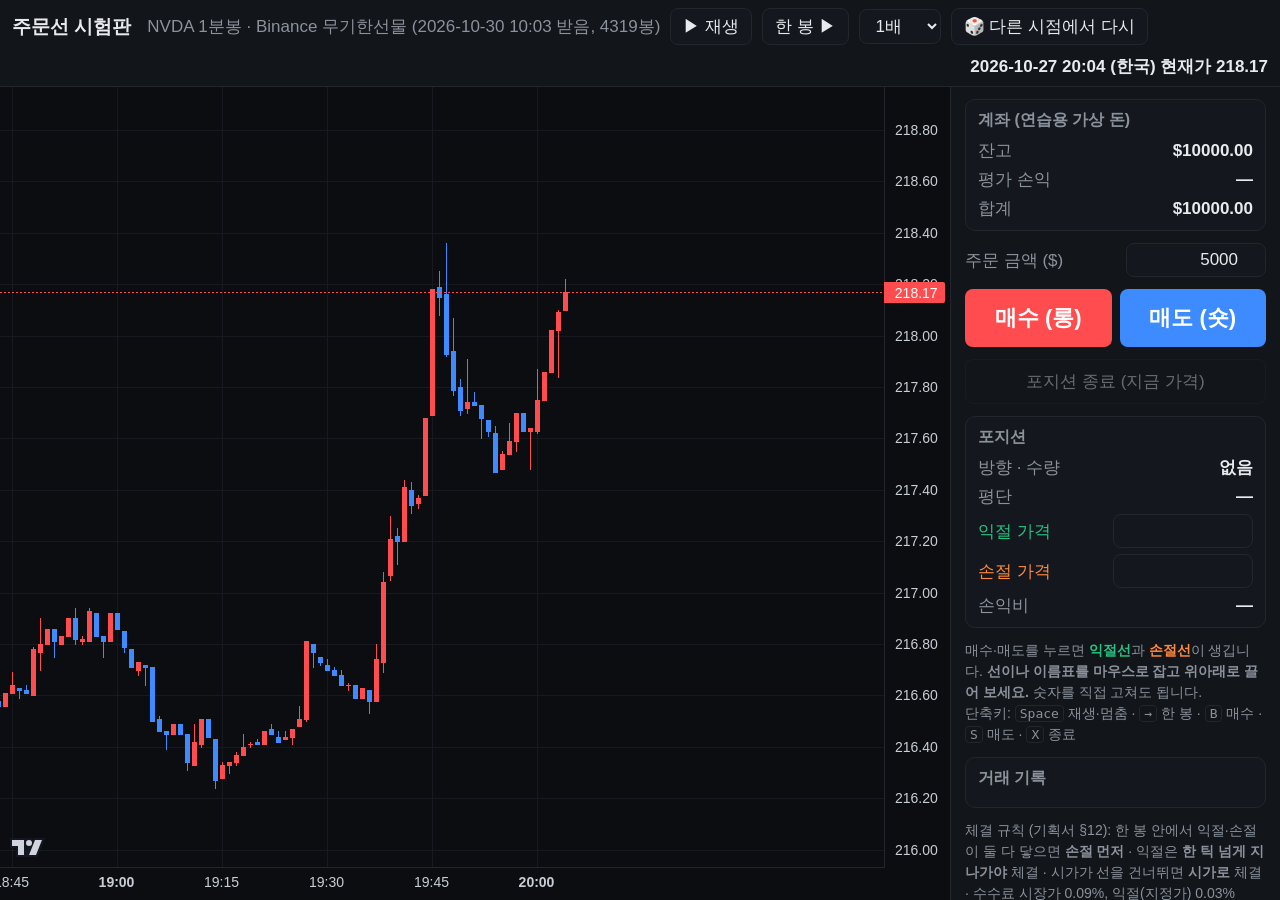
<file: prototype/orderlines.html>
<!doctype html>
<html lang="ko">
<head>
<meta charset="utf-8" />
<meta name="viewport" content="width=device-width, initial-scale=1" />
<title>주문선 시험판</title>
<!--
  주문선 끌기 시험판 (기획서 §12 "구현 전 단일 HTML 프로토타입으로 조작감부터 검증").
  - 원본 앱 그리기 도구(web/drawings/layer.js)와 같은 방식: 선은 차트 가격선, 이름표는 primitive로 캔버스에 그리고,
    누르기는 차트보다 먼저(capture) 받아서 끄는 동안 차트 이동을 잠근다.
  - 진짜 주문은 없다. 모든 체결은 이 페이지 안의 계산.
  - 데이터: sample_bars.js (fetch_sample.py가 Binance 1분봉으로 만든 것)
-->
<style>
  :root {
    --bg: #0b0d10;
    --panel: #12151a;
    --panel2: #14181e;
    --line: #22272e;
    --fg: #e8eaed;
    --dim: #8b929c;
    --up: #ff4d4f;
    --down: #3d8bff;
    --tp: #26c281;
    --sl: #ff8a3d;
  }
  * { box-sizing: border-box; }
  html, body { margin: 0; height: 100%; background: var(--bg); color: var(--fg); font-family: "Segoe UI", "Malgun Gothic", sans-serif; font-size: 17px; }
  body { display: flex; flex-direction: column; }
  button, select, input { font: inherit; color: var(--fg); background: var(--panel2); border: 1px solid var(--line); border-radius: 8px; padding: 6px 12px; }
  button { cursor: pointer; }
  button:hover { border-color: #3a414b; }
  button:disabled { opacity: 0.4; cursor: default; }
  #top { display: flex; align-items: center; gap: 10px; padding: 8px 12px; background: var(--panel); border-bottom: 1px solid var(--line); flex-wrap: wrap; }
  #top h1 { font-size: 19px; margin: 0 6px 0 0; }
  #sym { color: var(--dim); }
  #clock { margin-left: auto; font-variant-numeric: tabular-nums; }
  #main { flex: 1; display: flex; min-height: 0; }
  #chart { flex: 1; min-width: 0; position: relative; }
  #toast { position: absolute; top: 12px; left: 50%; transform: translateX(-50%); background: rgba(20, 24, 30, 0.95); border: 1px solid var(--line); border-radius: 10px; padding: 8px 16px; z-index: 5; display: none; }
  #side { flex: 0 0 330px; background: var(--panel); border-left: 1px solid var(--line); padding: 12px 14px; overflow-y: auto; display: flex; flex-direction: column; gap: 12px; }
  .row { display: flex; justify-content: space-between; align-items: center; gap: 8px; }
  .label { color: var(--dim); }
  .num { font-variant-numeric: tabular-nums; font-weight: 600; }
  .big { font-size: 22px; font-weight: 700; padding: 14px 0; flex: 1; border: none; color: #fff; }
  #buy { background: var(--up); }
  #sell { background: var(--down); }
  #flat { width: 100%; padding: 10px 0; }
  .card { background: var(--panel2); border: 1px solid var(--line); border-radius: 10px; padding: 10px 12px; display: flex; flex-direction: column; gap: 6px; }
  .card h2 { font-size: 16px; margin: 0 0 2px; color: var(--dim); font-weight: 600; }
  input[type="number"] { width: 140px; text-align: right; }
  .up { color: var(--up); }
  .down { color: var(--down); }
  .tp { color: var(--tp); }
  .sl { color: var(--sl); }
  #trades { list-style: none; margin: 0; padding: 0; font-size: 15px; display: flex; flex-direction: column; gap: 4px; }
  .hint { font-size: 14px; color: var(--dim); line-height: 1.5; }
  kbd { font-family: Consolas, monospace; font-size: 13px; border: 1px solid var(--line); border-radius: 4px; padding: 0 4px; }
</style>
</head>
<body>
  <div id="top">
    <h1>주문선 시험판</h1>
    <span id="sym"></span>
    <button id="play" title="Space">▶ 재생</button>
    <button id="step" title="→">한 봉 ▶</button>
    <select id="speed" title="1초에 몇 봉">
      <option value="1">1배</option>
      <option value="2">2배</option>
      <option value="5">5배</option>
      <option value="10">10배</option>
    </select>
    <button id="restart">🎲 다른 시점에서 다시</button>
    <span id="clock" class="num"></span>
  </div>
  <div id="main">
    <div id="chart"><div id="toast"></div></div>
    <div id="side">
      <div class="card">
        <h2>계좌 (연습용 가상 돈)</h2>
        <div class="row"><span class="label">잔고</span><span id="cash" class="num"></span></div>
        <div class="row"><span class="label">평가 손익</span><span id="upnl" class="num"></span></div>
        <div class="row"><span class="label">합계</span><span id="equity" class="num"></span></div>
      </div>
      <div class="row"><span class="label">주문 금액 ($)</span><input id="amount" type="number" min="100" step="100" value="5000" /></div>
      <div class="row">
        <button id="buy" class="big" title="B">매수 (롱)</button>
        <button id="sell" class="big" title="S">매도 (숏)</button>
      </div>
      <button id="flat" title="X">포지션 종료 (지금 가격)</button>
      <div class="card" id="poscard">
        <h2>포지션</h2>
        <div class="row"><span class="label">방향 · 수량</span><span id="pside" class="num">없음</span></div>
        <div class="row"><span class="label">평단</span><span id="pentry" class="num">—</span></div>
        <div class="row"><span class="label tp">익절 가격</span><input id="tpIn" type="number" step="0.01" disabled /></div>
        <div class="row"><span class="label sl">손절 가격</span><input id="slIn" type="number" step="0.01" disabled /></div>
        <div class="row"><span class="label">손익비</span><span id="rr" class="num">—</span></div>
      </div>
      <div class="hint">
        매수·매도를 누르면 <b class="tp">익절선</b>과 <b class="sl">손절선</b>이 생깁니다. <b>선이나 이름표를 마우스로 잡고 위아래로 끌어 보세요.</b> 숫자를 직접 고쳐도 됩니다.<br />
        단축키: <kbd>Space</kbd> 재생·멈춤 · <kbd>→</kbd> 한 봉 · <kbd>B</kbd> 매수 · <kbd>S</kbd> 매도 · <kbd>X</kbd> 종료
      </div>
      <div class="card">
        <h2>거래 기록 <span id="stats"></span></h2>
        <ul id="trades"></ul>
      </div>
      <div class="hint">
        체결 규칙 (기획서 §12): 한 봉 안에서 익절·손절이 둘 다 닿으면 <b>손절 먼저</b> · 익절은 <b>한 틱 넘게 지나가야</b> 체결 · 시가가 선을 건너뛰면 <b>시가로</b> 체결 · 수수료 시장가 0.09%, 익절(지정가) 0.03% (trade.xyz 기본값을 가정)
      </div>
    </div>
  </div>

<script src="lightweight-charts.standalone.production.js"></script>
<script src="sample_bars.js"></script>
<script>
"use strict";
const LC = window.LightweightCharts;
const KST = 9 * 3600; // 라이브러리는 UTC로 그리므로 시각을 9시간 밀어 한국 시간으로 보이게 한다 (시험판용)
const TICK = 0.01;
const FEE_TAKER = 0.0009; // trade.xyz 기본 수수료 (가정, 기획 확정 아님)
const FEE_MAKER = 0.0003;
const START_CASH = 10000;
const DEF_TP = 0.005; // 진입하면 처음 놓는 익절 +0.5%, 손절 −0.25% (손익비 2, 1분봉 단타 기준)
const DEF_SL = 0.0025;
const UP = "#ff4d4f";
const DOWN = "#3d8bff";
const TP_C = "#26c281";
const SL_C = "#ff8a3d";

const $ = (id) => document.getElementById(id);
const src = window.SAMPLE;
const bars = src.bars.map(([t, o, h, l, c]) => ({ time: t + KST, open: o, high: h, low: l, close: c }));

// ── 계산 (화면과 무관, 나중에 web/trade/engine으로 옮길 부분) ──
const roundTick = (p) => +(Math.round(p / TICK) * TICK).toFixed(2);

/** 이 봉에서 익절·손절이 걸리는지 → {price, why} | null */
function exitOnBar(p, b) {
  const long = p.side > 0;
  // 시가가 이미 선을 건너뛰었으면(갭) 선 가격이 아니라 시가로
  if (long ? b.open <= p.sl : b.open >= p.sl) return { price: b.open, why: "sl" };
  if (long ? b.open > p.tp : b.open < p.tp) return { price: b.open, why: "tp" };
  // 한 봉 안에서 둘 다 닿으면 순서를 모르므로 손절 먼저 (보수적)
  if (long ? b.low <= p.sl : b.high >= p.sl) return { price: p.sl, why: "sl" };
  // 지정가 익절은 닿기만 해서는 안 되고 한 틱 넘게 지나가야 체결
  if (long ? b.high > p.tp : b.low < p.tp) return { price: p.tp, why: "tp" };
  return null;
}

const gross = (p, price) => p.side * (price - p.entry) * p.qty;
const feeOf = (price, qty, rate) => price * qty * rate;
/** 이 가격에 나가면 손에 쥐는 돈 (들어올 때·나갈 때 수수료 뺀 값) */
const netAt = (p, price, why) => gross(p, price) - p.fee - feeOf(price, p.qty, why === "tp" ? FEE_MAKER : FEE_TAKER);

// ── 상태 ──
let idx = 0; // 지금 보이는 마지막 봉
let pos = null; // {side: 1|-1, qty, entry, fee, tp, sl}
let cash = START_CASH;
let trades = [];
let marks = [];
let timer = 0;

// ── 차트 ──
const box = $("chart");
const chart = LC.createChart(box, {
  autoSize: true,
  layout: { background: { color: "#0b0d10" }, textColor: "#c9ced6", fontSize: 14, fontFamily: '"Segoe UI", "Malgun Gothic", sans-serif' },
  grid: { vertLines: { color: "#161a20" }, horzLines: { color: "#161a20" } },
  rightPriceScale: { borderColor: "#22272e" },
  timeScale: { borderColor: "#22272e", timeVisible: true, secondsVisible: false, rightOffset: 45, barSpacing: 7 },
  crosshair: { mode: 0 },
});
const series = chart.addSeries(LC.CandlestickSeries, {
  upColor: UP, downColor: DOWN, borderUpColor: UP, borderDownColor: DOWN, wickUpColor: UP, wickDownColor: DOWN,
  priceFormat: { type: "price", precision: 2, minMove: TICK },
  // 가격선은 자동 눈금에 안 들어가므로 익절·손절이 화면 밖으로 나가지 않게 범위에 넣는다
  autoscaleInfoProvider: (orig) => {
    const r = orig();
    if (!r || !pos) return r;
    r.priceRange.minValue = Math.min(r.priceRange.minValue, pos.tp, pos.sl);
    r.priceRange.maxValue = Math.max(r.priceRange.maxValue, pos.tp, pos.sl);
    return r;
  },
});
const markerApi = LC.createSeriesMarkers(series, []);

const lines = {}; // entry·tp·sl → 가격선
function setLine(key, price, color, style) {
  if (price == null) {
    if (lines[key]) series.removePriceLine(lines[key]);
    delete lines[key];
    return;
  }
  const o = { price, color, lineWidth: 2, lineStyle: style, axisLabelVisible: true, title: "" };
  if (lines[key]) lines[key].applyOptions(o);
  else lines[key] = series.createPriceLine(o);
}

const usd = (n) => `${n >= 0 ? "+" : "−"}$${Math.abs(n).toFixed(2)}`;
const pct = (n) => `${n >= 0 ? "+" : "−"}${Math.abs(n).toFixed(2)}%`;

/** 선 옆 이름표 목록 (끌 수 있는 것은 drag: true) */
function labelList() {
  if (!pos) return [];
  const cur = bars[idx].close;
  const move = (price) => ((pos.side * (price - pos.entry)) / pos.entry) * 100;
  const rr = Math.abs(pos.tp - pos.entry) / Math.abs(pos.entry - pos.sl);
  return [
    { key: "entry", price: pos.entry, color: pos.side > 0 ? UP : DOWN, text: `${pos.side > 0 ? "롱" : "숏"} 평단 ${pos.entry.toFixed(2)}  ${usd(netAt(pos, cur, "manual"))} (${pct(move(cur))})` },
    { key: "tp", price: pos.tp, color: TP_C, drag: true, text: `익절 ${pos.tp.toFixed(2)}  ${usd(netAt(pos, pos.tp, "tp"))} (${pct(move(pos.tp))})  손익비 ${rr.toFixed(1)}` },
    { key: "sl", price: pos.sl, color: SL_C, drag: true, text: `손절 ${pos.sl.toFixed(2)}  ${usd(netAt(pos, pos.sl, "sl"))} (${pct(move(pos.sl))})` },
  ];
}

/** 이름표를 캔버스에 그리고, 누르기 판정용 상자를 기억해 둔다 */
class OrderLabels {
  constructor() {
    this.boxes = [];
    this._views = [{ zOrder: () => "top", renderer: () => ({ draw: (t) => this.draw(t) }) }];
  }
  attached({ requestUpdate }) {
    this.req = requestUpdate;
  }
  detached() {
    this.req = null;
  }
  updateAllViews() {}
  paneViews() {
    return this._views;
  }
  update() {
    this.req?.();
  }
  // 커서를 위아래 화살표로 (실제 끌기는 아래 pointer 이벤트가 한다)
  hitTest(x, y) {
    const key = hitKey(x, y);
    return key ? { cursorStyle: "ns-resize", externalId: key, zOrder: "top" } : null;
  }
  draw(target) {
    target.useMediaCoordinateSpace(({ context: ctx, mediaSize }) => {
      this.boxes = [];
      ctx.font = '600 15px "Segoe UI", "Malgun Gothic", sans-serif';
      ctx.textBaseline = "middle";
      ctx.textAlign = "left";
      // 마지막 봉 바로 오른쪽에 (자리가 없으면 오른쪽 끝에 붙인다)
      const lastX = chart.timeScale().logicalToCoordinate(idx) ?? mediaSize.width;
      // 선끼리 가까우면 이름표가 겹치므로 위에서부터 차례로 32px씩 비켜 놓는다 (선은 제자리)
      const list = labelList()
        .map((L) => ({ ...L, ly: series.priceToCoordinate(L.price) }))
        .filter((L) => L.ly != null)
        .sort((a, b) => a.ly - b.ly);
      for (let k = 1; k < list.length; k++) list[k].ly = Math.max(list[k].ly, list[k - 1].ly + 32);
      for (const L of list) {
        const y = L.ly;
        const text = (L.drag ? "⇕ " : "") + L.text;
        const w = ctx.measureText(text).width + 22;
        const h = 30;
        const x = Math.max(4, Math.min(lastX + 14, mediaSize.width - w - 6));
        ctx.fillStyle = "rgba(18, 21, 26, 0.94)";
        ctx.strokeStyle = L.color;
        ctx.lineWidth = L.drag ? 2 : 1;
        ctx.beginPath();
        if (ctx.roundRect) ctx.roundRect(x, y - h / 2, w, h, 7);
        else ctx.rect(x, y - h / 2, w, h);
        ctx.fill();
        ctx.stroke();
        ctx.fillStyle = L.color;
        ctx.fillText(text, x + 9, y + 1);
        if (L.drag) this.boxes.push({ key: L.key, x, y: y - h / 2, w, h });
      }
    });
  }
}
const labels = new OrderLabels();
series.attachPrimitive(labels);

/** 이 자리에 끌 수 있는 선(또는 이름표)이 있나 → "tp" | "sl" | null */
function hitKey(x, y) {
  if (!pos) return null;
  for (const b of labels.boxes) if (x >= b.x && x <= b.x + b.w && y >= b.y && y <= b.y + b.h) return b.key;
  for (const key of ["tp", "sl"]) {
    const ly = series.priceToCoordinate(pos[key]);
    if (ly != null && Math.abs(ly - y) <= 7) return key;
  }
  return null;
}

/** 익절·손절 가격 바꾸기. 현재가를 넘어가면 바로 체결되므로 현재가 한 틱 앞에서 멈춘다 */
function setLevel(key, raw) {
  if (!pos || !Number.isFinite(raw)) return;
  const cur = bars[idx].close;
  const above = (key === "tp") === pos.side > 0; // 롱 익절·숏 손절은 현재가 위
  const p = roundTick(raw);
  pos[key] = above ? Math.max(p, roundTick(cur + TICK)) : Math.min(p, roundTick(cur - TICK));
  refresh();
}

// ── 끌기 (원본 layer.js와 같은 방식: 차트보다 먼저 받아서 막고, 끄는 동안 차트 이동 잠금) ──
const local = (e) => {
  const r = box.getBoundingClientRect();
  return { x: e.clientX - r.left, y: e.clientY - r.top };
};
// 끄는 동안에는 가격 눈금도 멈춘다 (선을 따라 눈금이 늘어나면 마우스 아래 가격이 계속 바뀌어 선이 도망간다).
// 놓은 뒤에도 바로 다시 맞추면 차트가 휙 바뀌어 어색하므로, 다음 봉이 올 때 맞춘다 (step의 resumeScale)
let scaleHeld = false;
const lockChart = (on) => {
  chart.applyOptions({ handleScroll: !on, handleScale: !on });
  if (on) {
    series.priceScale().applyOptions({ autoScale: false });
    scaleHeld = true;
  }
};
function resumeScale() {
  if (!scaleHeld) return;
  scaleHeld = false;
  series.priceScale().applyOptions({ autoScale: true });
}
let drag = null;

box.addEventListener(
  "pointerdown",
  (e) => {
    if (e.button !== 0) return;
    const p = local(e);
    if (p.x > chart.timeScale().width()) return; // 가격 눈금 위는 차트에 맡긴다
    const key = hitKey(p.x, p.y);
    if (!key) return;
    e.stopImmediatePropagation();
    e.preventDefault();
    drag = { key };
    box.setPointerCapture(e.pointerId);
    lockChart(true);
  },
  true
);
box.addEventListener(
  "pointermove",
  (e) => {
    if (!drag) return;
    e.stopImmediatePropagation();
    setLevel(drag.key, series.coordinateToPrice(local(e).y));
  },
  true
);
const endDrag = (e) => {
  if (!drag) return;
  e.stopImmediatePropagation();
  drag = null;
  lockChart(false);
};
box.addEventListener("pointerup", endDrag, true);
box.addEventListener("pointercancel", endDrag, true);

// ── 매매 ──
function mark(text, color, below, shape) {
  marks.push({ time: bars[idx].time, position: below ? "belowBar" : "aboveBar", color, shape, text });
  markerApi.setMarkers(marks);
}

function enter(side) {
  if (pos) return toast("이미 포지션이 있어요. 먼저 종료하세요");
  const price = bars[idx].close;
  const qty = +((+$("amount").value || 0) / price).toFixed(3);
  if (!(qty > 0)) return toast("주문 금액을 넣어 주세요");
  pos = {
    side,
    qty,
    entry: price,
    fee: feeOf(price, qty, FEE_TAKER),
    tp: roundTick(price * (1 + side * DEF_TP)),
    sl: roundTick(price * (1 - side * DEF_SL)),
  };
  mark(side > 0 ? "롱" : "숏", side > 0 ? UP : DOWN, side > 0, side > 0 ? "arrowUp" : "arrowDown");
  refresh();
}

function exit(price, why) {
  const p = pos;
  const net = netAt(p, price, why);
  cash += net;
  trades.unshift({ side: p.side, entry: p.entry, exit: price, why, net });
  pos = null;
  const name = { tp: "익절", sl: "손절", manual: "종료" }[why];
  mark(name, why === "tp" ? TP_C : why === "sl" ? SL_C : "#c9ced6", p.side < 0, "circle");
  toast(`${name} ${price.toFixed(2)} · ${usd(net)}`);
  refresh();
}

// ── 리플레이 ──
function step() {
  if (idx >= bars.length - 1) {
    pause();
    return toast("받아 둔 데이터가 끝났어요");
  }
  idx++;
  resumeScale();
  series.update(bars[idx]);
  if (pos) {
    const x = exitOnBar(pos, bars[idx]);
    if (x) exit(x.price, x.why);
  }
  refresh();
}

function play() {
  if (timer) return pause();
  timer = setInterval(step, 1000 / +$("speed").value);
  $("play").textContent = "⏸ 멈춤";
}
function pause() {
  clearInterval(timer);
  timer = 0;
  $("play").textContent = "▶ 재생";
}

/** 다른 시점에서 처음부터 (앞쪽 300봉은 보여 주고 시작) */
function restart(at = null) {
  pause();
  idx = at ?? 300 + Math.floor(Math.random() * Math.max(1, bars.length - 800));
  pos = null;
  cash = START_CASH;
  trades = [];
  marks = [];
  markerApi.setMarkers([]);
  resumeScale();
  series.setData(bars.slice(0, idx + 1));
  chart.timeScale().scrollToRealTime();
  refresh();
}

// ── 화면 갱신 ──
let toastTimer = 0;
function toast(msg) {
  const t = $("toast");
  t.textContent = msg;
  t.style.display = "block";
  clearTimeout(toastTimer);
  toastTimer = setTimeout(() => (t.style.display = "none"), 2500);
}

const signCls = (n) => (n > 0 ? "up" : n < 0 ? "down" : "");

function refresh() {
  const b = bars[idx];
  const cur = b.close;
  $("clock").textContent = `${new Date(b.time * 1000).toISOString().slice(0, 16).replace("T", " ")} (한국)  현재가 ${cur.toFixed(2)}`;
  setLine("entry", pos?.entry, pos?.side > 0 ? UP : DOWN, 0);
  setLine("tp", pos?.tp, TP_C, 2);
  setLine("sl", pos?.sl, SL_C, 2);
  labels.update();

  const u = pos ? netAt(pos, cur, "manual") : 0;
  $("cash").textContent = `$${cash.toFixed(2)}`;
  $("upnl").textContent = pos ? usd(u) : "—";
  $("upnl").className = `num ${signCls(u)}`;
  $("equity").textContent = `$${(cash + u).toFixed(2)}`;

  $("pside").textContent = pos ? `${pos.side > 0 ? "롱" : "숏"} · ${pos.qty}주` : "없음";
  $("pside").className = `num ${pos ? (pos.side > 0 ? "up" : "down") : ""}`;
  $("pentry").textContent = pos ? pos.entry.toFixed(2) : "—";
  $("rr").textContent = pos ? (Math.abs(pos.tp - pos.entry) / Math.abs(pos.entry - pos.sl)).toFixed(2) : "—";
  for (const [id, key] of [["tpIn", "tp"], ["slIn", "sl"]]) {
    const el = $(id);
    el.disabled = !pos;
    if (document.activeElement !== el) el.value = pos ? pos[key].toFixed(2) : "";
  }
  $("buy").disabled = $("sell").disabled = !!pos;
  $("flat").disabled = !pos;

  const wins = trades.filter((t) => t.net > 0).length;
  $("stats").textContent = trades.length ? `· ${trades.length}번, 승률 ${Math.round((wins / trades.length) * 100)}%` : "";
  $("trades").innerHTML = trades
    .slice(0, 30)
    .map((t) => `<li><span class="${t.side > 0 ? "up" : "down"}">${t.side > 0 ? "롱" : "숏"}</span> ${t.entry.toFixed(2)} → ${t.exit.toFixed(2)} <span class="${t.why}">${{ tp: "익절", sl: "손절", manual: "종료" }[t.why]}</span> <b class="${signCls(t.net)}">${usd(t.net)}</b></li>`)
    .join("");
}

// ── 버튼·단축키 ──
$("sym").textContent = `${src.symbol.replace(/USDT$/, "")} 1분봉 · Binance 무기한선물 (${src.fetched} 받음, ${bars.length}봉)`;
$("play").onclick = play;
$("step").onclick = () => (pause(), step());
$("speed").onchange = () => timer && (pause(), play());
$("restart").onclick = () => restart();
$("buy").onclick = () => enter(1);
$("sell").onclick = () => enter(-1);
$("flat").onclick = () => pos && exit(bars[idx].close, "manual");
$("tpIn").onchange = (e) => setLevel("tp", +e.target.value);
$("slIn").onchange = (e) => setLevel("sl", +e.target.value);

addEventListener("keydown", (e) => {
  if (e.target.tagName === "INPUT" || e.target.tagName === "SELECT" || e.ctrlKey || e.altKey) return;
  const k = e.key.toLowerCase();
  if (k === " ") play();
  else if (k === "arrowright") (pause(), step());
  else if (k === "b") enter(1);
  else if (k === "s") enter(-1);
  else if (k === "x" && pos) exit(bars[idx].close, "manual");
  else return;
  e.preventDefault();
});

// 콘솔에서 확인용
window.T = { exitOnBar, setLevel, enter, exit, step, restart, hitKey, get pos() { return pos; }, get idx() { return idx; }, get cash() { return cash; }, bars, series, chart, labels };

restart(Math.min(600, bars.length - 1));
</script>
</body>
</html>
</file>
